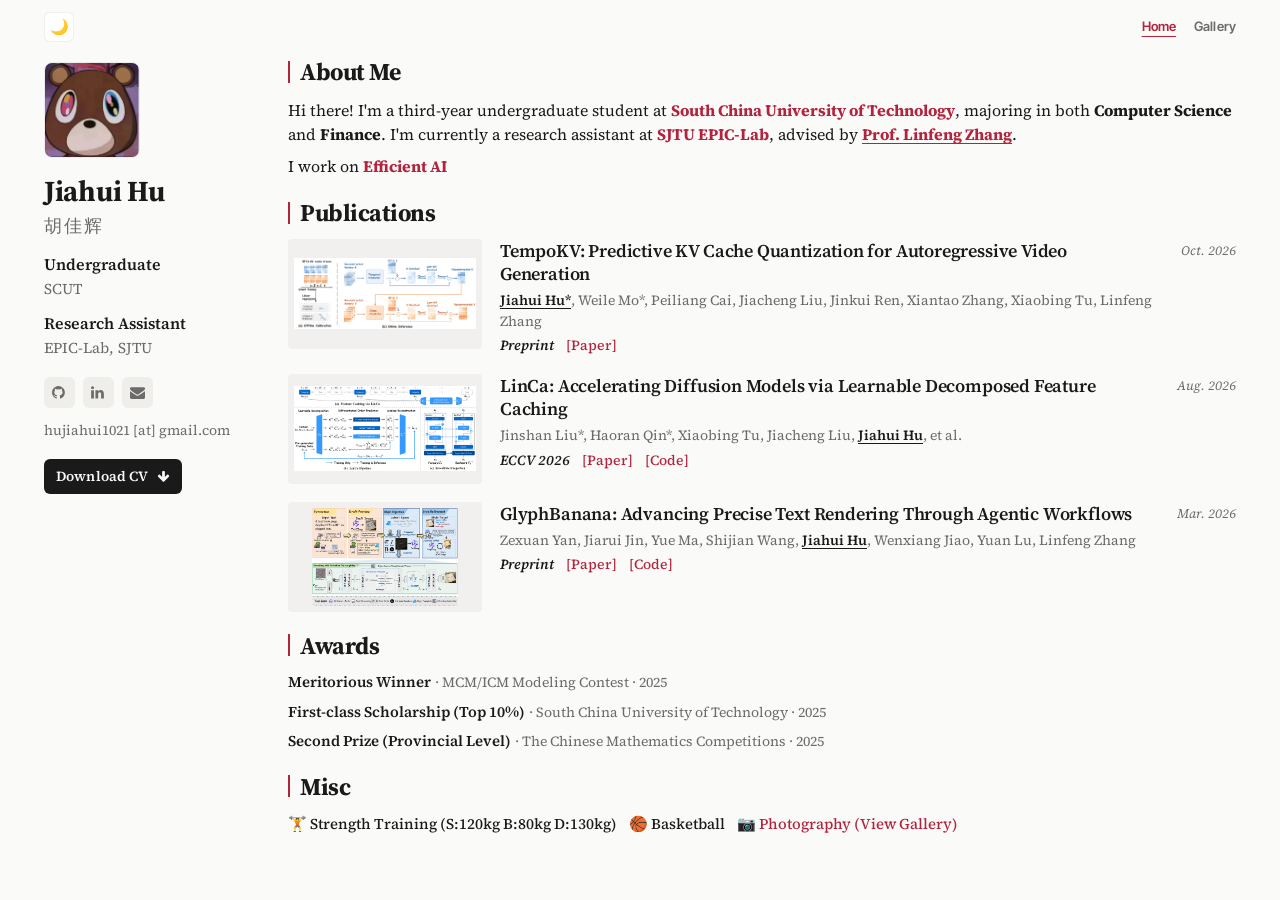
<file: index.html>
<!doctype html>
<html lang="en">
  <head>
    <meta charset="utf-8">
    <meta name="viewport" content="width=device-width, initial-scale=1.0">

    <title>Jiahui Hu — Efficient Generative Models</title>
    <meta name="description" content="Jiahui Hu is an undergraduate at South China University of Technology and a research assistant at EPIC-Lab, SJTU, working on efficient generative models: KV-cache compression, low-bit quantization, and feature caching for image and video generation.">
    <link rel="canonical" href="https://jiahui1021.github.io/">

    <meta property="og:type" content="profile">
    <meta property="og:url" content="https://jiahui1021.github.io/">
    <meta property="og:title" content="Jiahui Hu — Efficient Generative Models">
    <meta property="og:description" content="Undergraduate at SCUT, research assistant at EPIC-Lab, SJTU. KV-cache compression, low-bit quantization, and feature caching for image and video generation.">
    <meta property="og:image" content="https://jiahui1021.github.io/static/images/profile.webp">
    <meta name="twitter:card" content="summary">
    <meta name="twitter:title" content="Jiahui Hu — Efficient Generative Models">
    <meta name="twitter:description" content="Undergraduate at SCUT, research assistant at EPIC-Lab, SJTU. KV-cache compression, low-bit quantization, and feature caching for image and video generation.">
    <meta name="twitter:image" content="https://jiahui1021.github.io/static/images/profile.webp">

    <link rel="preconnect" href="https://fonts.googleapis.com">
    <link rel="preconnect" href="https://fonts.gstatic.com" crossorigin>
    <link href="https://fonts.googleapis.com/css2?family=Inter+Tight:wght@400;500;600;700;800&family=Source+Serif+4:opsz,wght@8..60,400;8..60,500;8..60,600&display=swap" rel="stylesheet">

    <link rel="icon" href="/static/images/favicon.svg" type="image/svg+xml">

    <script>
      // Apply the saved (or system) theme before first paint to avoid a flash.
      (function () {
        try {
          var saved = localStorage.getItem('preferred-theme');
          var dark = saved
            ? saved === 'dark'
            : window.matchMedia('(prefers-color-scheme: dark)').matches;
          if (dark) document.documentElement.setAttribute('data-theme', 'dark');
        } catch (e) {}
      })();
    </script>
    <link rel="stylesheet" href="/static/css/style.css?v=20261014">
    <link rel="stylesheet" href="/static/css/home.css?v=20261019-type">
  </head>

  <body class="home-page">
    <div class="bg-gradient"></div>


    <header class="nav-header animate-in" style="--delay: 0.1s">
      <nav class="nav-links" aria-label="Main navigation">
        <a href="/" class="nav-link active">Home</a>
        <a href="/gallery.html" class="nav-link">Gallery</a>
      </nav>
    </header>

    <button id="theme-toggle" class="spring-btn" aria-label="Toggle colour theme">
      <span class="icon">🌙</span>
    </button>

    <div class="layout-wrapper">

      <aside class="sidebar animate-in" style="--delay: 0.1s">
        <div class="profile-card glass-card">
          <div class="avatar-container">
            <img src="/static/images/profile.webp" alt="Jiahui Hu" class="avatar" width="393" height="392">
            <div class="status-badge" title="Say hi">👋</div>
          </div>

          <h1 class="name">Jiahui Hu<span class="name-cn" lang="zh-Hans">胡佳辉</span></h1>
          <div class="bio">
            <p class="profile-affiliation">
              <span class="profile-role">Undergraduate</span>
              <span class="profile-institution">SCUT</span>
            </p>
            <p class="profile-affiliation">
              <span class="profile-role">Research Assistant</span>
              <span class="profile-institution">EPIC-Lab, SJTU</span>
            </p>
          </div>

          <div class="social-links">
            <a href="https://github.com/jiahui1021" target="_blank" rel="noopener noreferrer" class="social-btn spring-btn" title="GitHub" aria-label="GitHub">
              <svg viewBox="0 0 1792 1792" aria-hidden="true" focusable="false"><g transform="translate(0,1536) scale(1,-1)"><path d="M768 1408q209 0 385.5 -103t279.5 -279.5t103 -385.5q0 -251 -146.5 -451.5t-378.5 -277.5q-27 -5 -40 7t-13 30q0 3 0.5 76.5t0.5 134.5q0 97 -52 142q57 6 102.5 18t94 39t81 66.5t53 105t20.5 150.5q0 119 -79 206q37 91 -8 204q-28 9 -81 -11t-92 -44l-38 -24
q-93 26 -192 26t-192 -26q-16 11 -42.5 27t-83.5 38.5t-85 13.5q-45 -113 -8 -204q-79 -87 -79 -206q0 -85 20.5 -150t52.5 -105t80.5 -67t94 -39t102.5 -18q-39 -36 -49 -103q-21 -10 -45 -15t-57 -5t-65.5 21.5t-55.5 62.5q-19 32 -48.5 52t-49.5 24l-20 3q-21 0 -29 -4.5
t-5 -11.5t9 -14t13 -12l7 -5q22 -10 43.5 -38t31.5 -51l10 -23q13 -38 44 -61.5t67 -30t69.5 -7t55.5 3.5l23 4q0 -38 0.5 -88.5t0.5 -54.5q0 -18 -13 -30t-40 -7q-232 77 -378.5 277.5t-146.5 451.5q0 209 103 385.5t279.5 279.5t385.5 103zM291 305q3 7 -7 12
q-10 3 -13 -2q-3 -7 7 -12q9 -6 13 2zM322 271q7 5 -2 16q-10 9 -16 3q-7 -5 2 -16q10 -10 16 -3zM352 226q9 7 0 19q-8 13 -17 6q-9 -5 0 -18t17 -7zM394 184q8 8 -4 19q-12 12 -20 3q-9 -8 4 -19q12 -12 20 -3zM451 159q3 11 -13 16q-15 4 -19 -7t13 -15q15 -6 19 6z
M514 154q0 13 -17 11q-16 0 -16 -11q0 -13 17 -11q16 0 16 11zM572 164q-2 11 -18 9q-16 -3 -14 -15t18 -8t14 14z"/></g></svg>
            </a>
            <a href="https://www.linkedin.com/in/jiahui-hu-931522375/" target="_blank" rel="noopener noreferrer" class="social-btn spring-btn" title="LinkedIn" aria-label="LinkedIn">
              <svg viewBox="0 0 1792 1792" aria-hidden="true" focusable="false"><g transform="translate(0,1536) scale(1,-1)"><path d="M349 911v-991h-330v991h330zM370 1217q1 -73 -50.5 -122t-135.5 -49h-2q-82 0 -132 49t-50 122q0 74 51.5 122.5t134.5 48.5t133 -48.5t51 -122.5zM1536 488v-568h-329v530q0 105 -40.5 164.5t-126.5 59.5q-63 0 -105.5 -34.5t-63.5 -85.5q-11 -30 -11 -81v-553h-329
q2 399 2 647t-1 296l-1 48h329v-144h-2q20 32 41 56t56.5 52t87 43.5t114.5 15.5q171 0 275 -113.5t104 -332.5z"/></g></svg>
            </a>
            <a href="mailto:hujiahui1021@gmail.com" class="social-btn spring-btn" title="Email" aria-label="Email">
              <svg viewBox="0 0 1792 1792" aria-hidden="true" focusable="false"><g transform="translate(0,1536) scale(1,-1)"><path d="M1792 826v-794q0 -66 -47 -113t-113 -47h-1472q-66 0 -113 47t-47 113v794q44 -49 101 -87q362 -246 497 -345q57 -42 92.5 -65.5t94.5 -48t110 -24.5h1h1q51 0 110 24.5t94.5 48t92.5 65.5q170 123 498 345q57 39 100 87zM1792 1120q0 -79 -49 -151t-122 -123
q-376 -261 -468 -325q-10 -7 -42.5 -30.5t-54 -38t-52 -32.5t-57.5 -27t-50 -9h-1h-1q-23 0 -50 9t-57.5 27t-52 32.5t-54 38t-42.5 30.5q-91 64 -262 182.5t-205 142.5q-62 42 -117 115.5t-55 136.5q0 78 41.5 130t118.5 52h1472q65 0 112.5 -47t47.5 -113z"/></g></svg>
            </a>
            <!-- TODO: restore once you have a Google Scholar profile, with the real ?user= id.
            <a href="https://scholar.google.com/citations?user=XXXXXXXX" target="_blank" rel="noopener noreferrer" class="social-btn spring-btn" title="Google Scholar" aria-label="Google Scholar">
              <svg viewBox="0 0 2304 1792" aria-hidden="true" focusable="false"><g transform="translate(0,1536) scale(1,-1)"><path d="M1774 700l18 -316q4 -69 -82 -128t-235 -93.5t-323 -34.5t-323 34.5t-235 93.5t-82 128l18 316l574 -181q22 -7 48 -7t48 7zM2304 1024q0 -23 -22 -31l-1120 -352q-4 -1 -10 -1t-10 1l-652 206q-43 -34 -71 -111.5t-34 -178.5q63 -36 63 -109q0 -69 -58 -107l58 -433
q2 -14 -8 -25q-9 -11 -24 -11h-192q-15 0 -24 11q-10 11 -8 25l58 433q-58 38 -58 107q0 73 65 111q11 207 98 330l-333 104q-22 8 -22 31t22 31l1120 352q4 1 10 1t10 -1l1120 -352q22 -8 22 -31z"/></g></svg>
            </a>
            -->
          </div>

          <div class="contact-mini">
             <a href="mailto:hujiahui1021@gmail.com" class="email-link">hujiahui1021 [at] gmail.com</a>
          </div>

          <a href="/static/files/Jiahui_Hu_CV.pdf" target="_blank" rel="noopener noreferrer" class="download-btn spring-btn">
            <span>Download CV</span>
            <svg viewBox="0 0 1664 1792" aria-hidden="true" focusable="false"><g transform="translate(0,1536) scale(1,-1)"><path d="M1611 704q0 -53 -37 -90l-651 -652q-39 -37 -91 -37q-53 0 -90 37l-651 652q-38 36 -38 90q0 53 38 91l74 75q39 37 91 37q53 0 90 -37l294 -294v704q0 52 38 90t90 38h128q52 0 90 -38t38 -90v-704l294 294q37 37 90 37q52 0 91 -37l75 -75q37 -39 37 -91z"/></g></svg>
          </a>
        </div>
      </aside>

      <main class="main-content">

        <section id="about" class="content-card glass-card animate-in" style="--delay: 0.2s">
          <h2 class="section-title">About Me</h2>
          <div class="text-content">
            <p>
              Hi there! I'm a third-year undergraduate student at <strong class="highlight">South China University of Technology</strong>, majoring in both <strong>Computer Science</strong> and <strong>Finance</strong>.
              I'm currently a research assistant at <strong class="highlight nowrap">SJTU EPIC-Lab</strong>, advised by <a href="https://zhanglinfeng.tech/" target="_blank" rel="noopener noreferrer"><strong class="highlight">Prof. Linfeng Zhang</strong></a>.
            </p>
            <p>
              I work on <strong class="highlight">Efficient AI</strong>
            </p>
          </div>
        </section>


        <section id="publications" class="content-card glass-card animate-in" style="--delay: 0.3s">
          <h2 class="section-title">Publications</h2>
          <ul class="pub-list">
            <li class="pub-item">
              <a class="pub-thumb" href="https://arxiv.org/abs/2610.15324" target="_blank" rel="noopener noreferrer" tabindex="-1" aria-hidden="true">
              <img src="/static/images/pubs/tempokv.png" alt="Overview of TempoKV: offline predictor calibration and online predictive residual quantization of keys and values" loading="lazy" width="1600" height="625">
              </a>
              <div class="pub-body">
                <h3 class="pub-title"><a href="https://arxiv.org/abs/2610.15324" target="_blank" rel="noopener noreferrer">TempoKV: Predictive KV Cache Quantization for Autoregressive Video Generation</a></h3>
                <p class="pub-authors"><strong>Jiahui Hu*</strong>, Weile Mo*, Peiliang Cai, Jiacheng Liu, Jinkui Ren, Xiantao Zhang, Xiaobing Tu, Linfeng Zhang</p>
                <div class="pub-meta">
                  <span class="pub-venue">Preprint</span>
                  <div class="pub-links">
                    <a href="https://arxiv.org/abs/2610.15324" target="_blank" rel="noopener noreferrer">[Paper]</a>
                  </div>
                </div>
              </div>
              <time class="pub-date" datetime="2026-10">Oct. 2026</time>
            </li>
            <li class="pub-item">
              <a class="pub-thumb" href="https://arxiv.org/abs/2608.17973" target="_blank" rel="noopener noreferrer" tabindex="-1" aria-hidden="true">
              <img src="/static/images/pubs/linca.webp" alt="Overview of the LinCa framework: decompose, predict, reconstruct" loading="lazy" width="1200" height="562">
              </a>
              <div class="pub-body">
                <h3 class="pub-title"><a href="https://arxiv.org/abs/2608.17973" target="_blank" rel="noopener noreferrer">LinCa: Accelerating Diffusion Models via Learnable Decomposed Feature Caching</a></h3>
                <p class="pub-authors">Jinshan Liu*, Haoran Qin*, Xiaobing Tu, Jiacheng Liu, <strong>Jiahui Hu</strong>, et al.</p>
                <div class="pub-meta">
                  <span class="pub-venue">ECCV 2026</span>
                  <div class="pub-links">
                    <a href="https://arxiv.org/abs/2608.17973" target="_blank" rel="noopener noreferrer">[Paper]</a>
                    <a href="https://github.com/QHR69/LinCa" target="_blank" rel="noopener noreferrer">[Code]</a>
                  </div>
                </div>
              </div>
              <time class="pub-date" datetime="2026-08">Aug. 2026</time>
            </li>
            <li class="pub-item">
              <a class="pub-thumb" href="https://arxiv.org/abs/2603.12155" target="_blank" rel="noopener noreferrer" tabindex="-1" aria-hidden="true">
              <img src="/static/images/pubs/glyphbanana.png" alt="Overview of the GlyphBanana workflow: extraction, draft preview, glyph injection, and style refinement" loading="lazy" width="2027" height="1353">
              </a>
              <div class="pub-body">
                <h3 class="pub-title"><a href="https://arxiv.org/abs/2603.12155" target="_blank" rel="noopener noreferrer">GlyphBanana: Advancing Precise Text Rendering Through Agentic Workflows</a></h3>
                <p class="pub-authors">Zexuan Yan, Jiarui Jin, Yue Ma, Shijian Wang, <strong>Jiahui Hu</strong>, Wenxiang Jiao, Yuan Lu, Linfeng Zhang</p>
                <div class="pub-meta">
                  <span class="pub-venue">Preprint</span>
                  <div class="pub-links">
                    <a href="https://arxiv.org/abs/2603.12155" target="_blank" rel="noopener noreferrer">[Paper]</a>
                    <a href="https://github.com/yuriYanZeXuan/GlyphBanana" target="_blank" rel="noopener noreferrer">[Code]</a>
                  </div>
                </div>
              </div>
              <time class="pub-date" datetime="2026-03">Mar. 2026</time>
            </li>
          </ul>
        </section>

        <section id="awards" class="content-card glass-card animate-in" style="--delay: 0.4s">
          <h2 class="section-title">Awards</h2>
          <ul class="awards-list">
            <li class="spring-hover">
              <div class="award-icon">🏆</div>
              <div class="award-details">
                <strong>Meritorious Winner</strong>
                <span class="sub">MCM/ICM Modeling Contest · 2025</span>
              </div>
            </li>
            <li class="spring-hover">
              <div class="award-icon">🥇</div>
              <div class="award-details">
                <strong>First-class Scholarship (Top 10%)</strong>
                <span class="sub">South China University of Technology · 2025</span>
              </div>
            </li>

            <li class="spring-hover">
              <div class="award-icon">🥈</div>
              <div class="award-details">
                <strong>Second Prize (Provincial Level)</strong>
                <span class="sub">The Chinese Mathematics Competitions · 2025</span>
              </div>
            </li>

          </ul>
        </section>

        <section id="misc" class="content-card glass-card animate-in" style="--delay: 0.5s">
          <h2 class="section-title">Misc</h2>
          <div class="hobbies-grid">
            <div class="hobby-tag spring-hover">🏋️ Strength Training (S:120kg B:80kg D:130kg)</div>
            <div class="hobby-tag spring-hover">🏀 Basketball</div>
            <a href="/gallery.html" class="hobby-tag spring-hover hobby-link">📷 Photography (View Gallery)</a>
          </div>
        </section>


      </main>
    </div>

    <script src="/static/js/dark-mode.js?v=20260912"></script>
  </body>
</html>
</file>
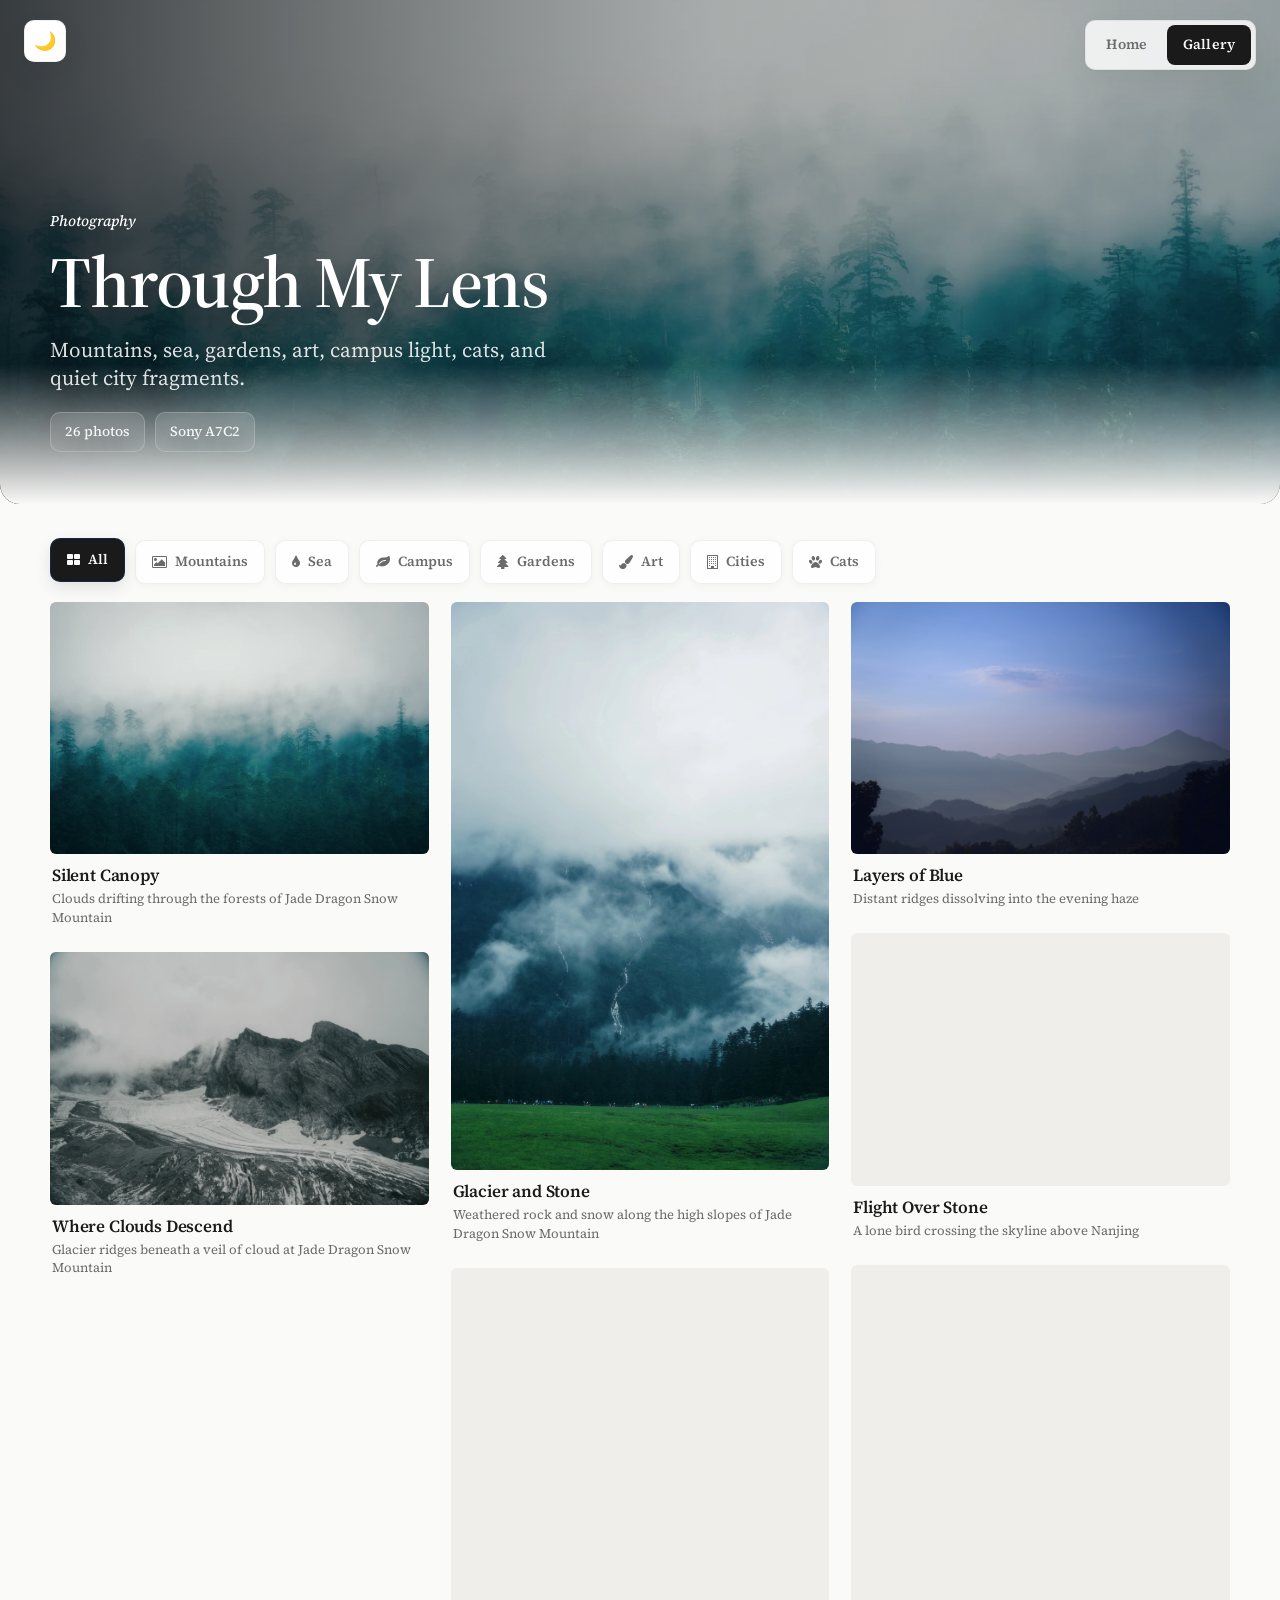
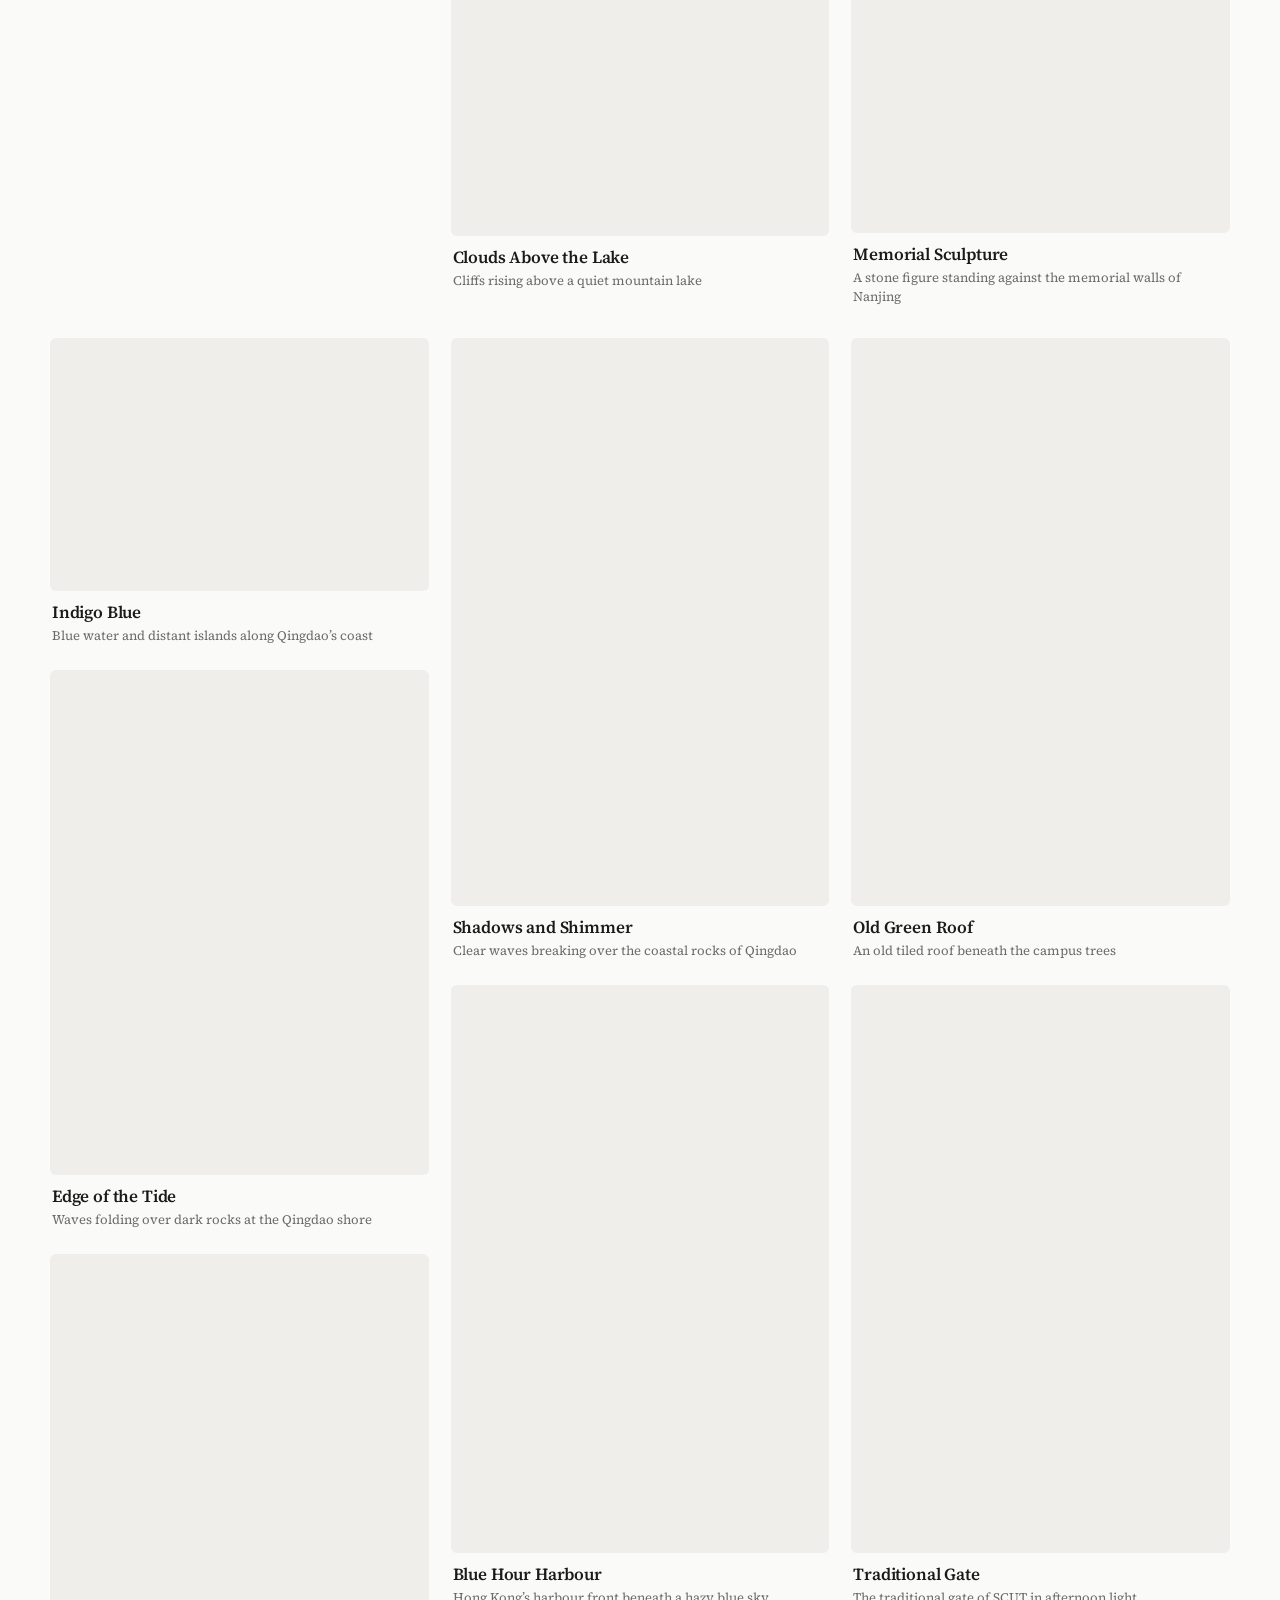
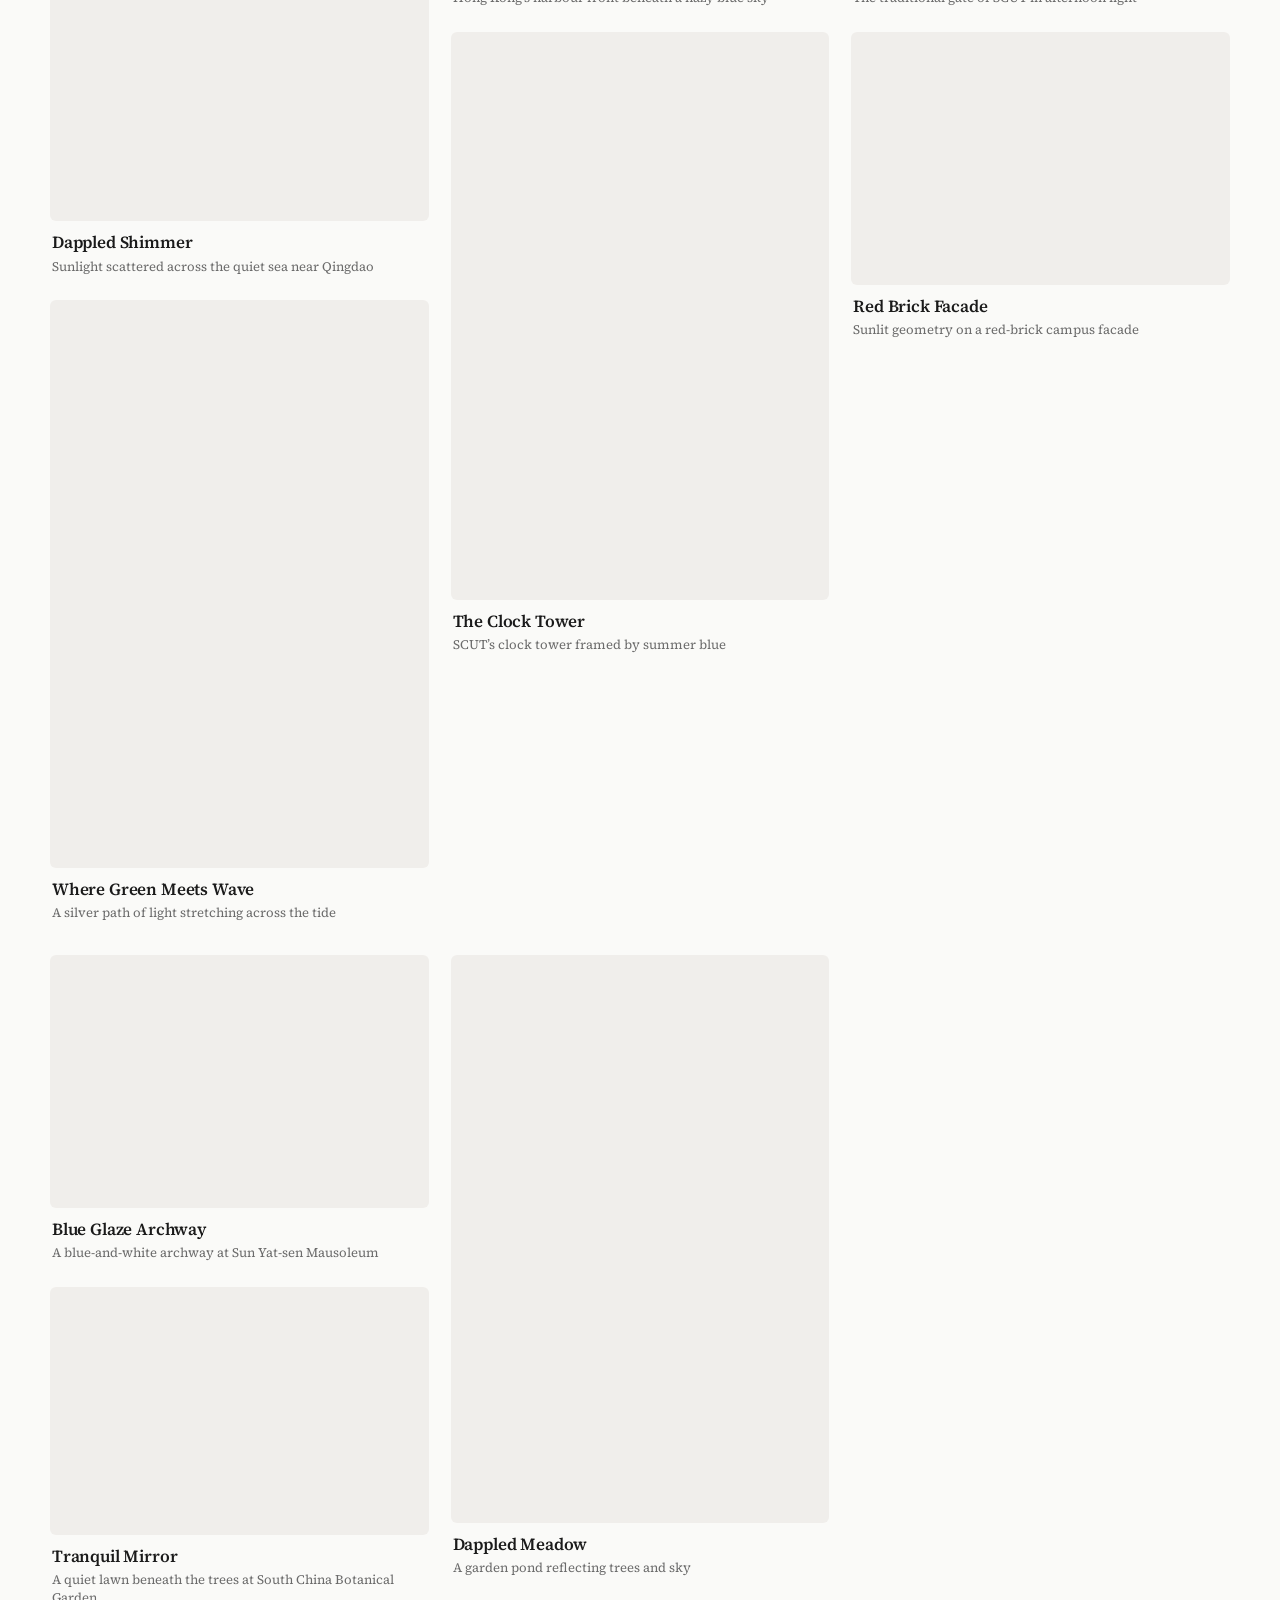
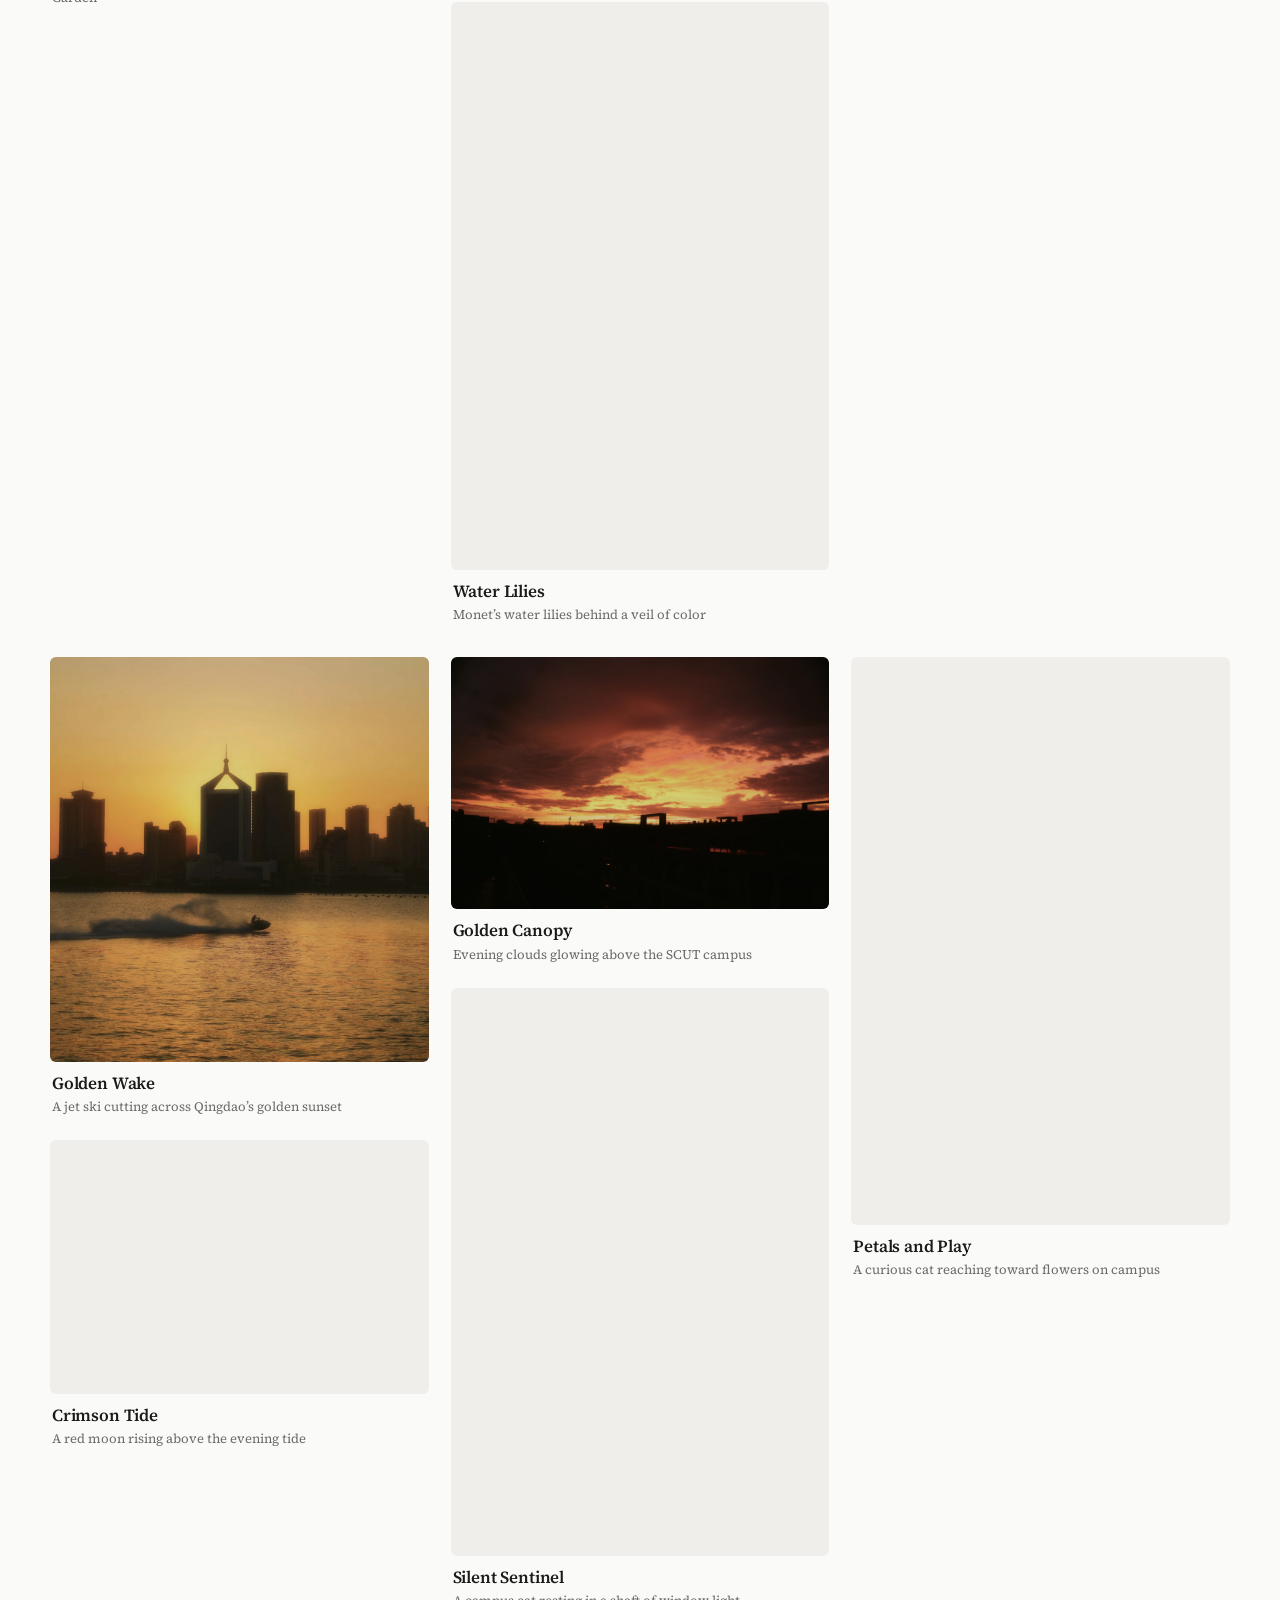
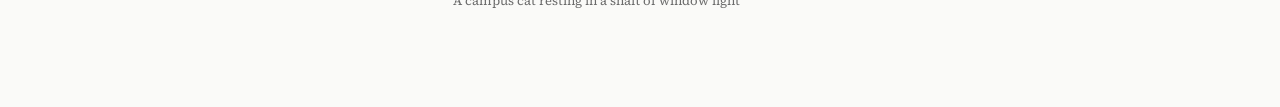
<file: gallery.html>
<!doctype html>
<html lang="en">
  <head>
    <meta charset="utf-8">
    <meta name="viewport" content="width=device-width, initial-scale=1.0">
    <title>Photography | Hu Jiahui</title>
    <meta name="description" content="Photography gallery by Hu Jiahui">

    <link rel="preconnect" href="https://fonts.googleapis.com">
    <link rel="preconnect" href="https://fonts.gstatic.com" crossorigin>
    <link href="https://fonts.googleapis.com/css2?family=Inter+Tight:wght@400;500;600;700;800&family=Source+Serif+4:opsz,wght@8..60,400;8..60,500;8..60,600&display=swap" rel="stylesheet">
    <link rel="stylesheet" href="https://cdn.jsdelivr.net/npm/font-awesome@4.7.0/css/font-awesome.min.css">
    <link rel="icon" href="/static/images/favicon.svg" type="image/svg+xml">
    <script>
      // Apply the saved (or system) theme before first paint to avoid a flash.
      (function () {
        try {
          var saved = localStorage.getItem('preferred-theme');
          var dark = saved
            ? saved === 'dark'
            : window.matchMedia('(prefers-color-scheme: dark)').matches;
          if (dark) document.documentElement.setAttribute('data-theme', 'dark');
        } catch (e) {}
      })();
    </script>
    <link rel="stylesheet" href="/static/css/style.css?v=20261015-gallery-layout">
  </head>

  <body class="gallery-page">
    <button id="theme-toggle" class="spring-btn" aria-label="Toggle colour theme">
      <span class="icon">🌙</span>
    </button>

    <header class="nav-header animate-in" style="--delay: 0.1s">
      <nav class="nav-links" aria-label="Main navigation">
        <a href="/" class="nav-link">Home</a>
        <a href="/gallery.html" class="nav-link active">Gallery</a>
      </nav>
    </header>

    <main class="gallery-shell animate-in" style="--delay: 0.2s">
      <section class="gallery-hero" aria-labelledby="gallery-title">
        <div class="gallery-hero-content">
          <p class="gallery-kicker">Photography</p>
          <h1 id="gallery-title">Through My Lens</h1>
          <p class="gallery-lede">Mountains, sea, gardens, art, campus light, cats, and quiet city fragments.</p>
          <div class="gallery-meta">
            <span id="gallery-count">26 photos</span>
            <span>Sony A7C2</span>
          </div>
        </div>
      </section>

      <section class="gallery-toolbar" aria-label="Gallery filters">
        <button class="filter-chip active" type="button" data-filter="all">
          <i class="fa fa-th-large" aria-hidden="true"></i>
          <span>All</span>
        </button>
        <button class="filter-chip" type="button" data-filter="mountains">
          <i class="fa fa-picture-o" aria-hidden="true"></i>
          <span>Mountains</span>
        </button>
        <button class="filter-chip" type="button" data-filter="sea">
          <i class="fa fa-tint" aria-hidden="true"></i>
          <span>Sea</span>
        </button>
        <button class="filter-chip" type="button" data-filter="campus">
          <i class="fa fa-leaf" aria-hidden="true"></i>
          <span>Campus</span>
        </button>
        <button class="filter-chip" type="button" data-filter="gardens">
          <i class="fa fa-tree" aria-hidden="true"></i>
          <span>Gardens</span>
        </button>
        <button class="filter-chip" type="button" data-filter="art">
          <i class="fa fa-paint-brush" aria-hidden="true"></i>
          <span>Art</span>
        </button>
        <button class="filter-chip" type="button" data-filter="cities">
          <i class="fa fa-building-o" aria-hidden="true"></i>
          <span>Cities</span>
        </button>
        <button class="filter-chip" type="button" data-filter="cats">
          <i class="fa fa-paw" aria-hidden="true"></i>
          <span>Cats</span>
        </button>
      </section>

      <section id="gallery-grid" class="gallery-grid" aria-live="polite"></section>
    </main>

    <div id="gallery-lightbox" class="gallery-lightbox" role="dialog" aria-modal="true" aria-label="Photo viewer" hidden>
      <button class="lightbox-action lightbox-close" type="button" aria-label="Close photo">
        <i class="fa fa-times" aria-hidden="true"></i>
      </button>
      <button class="lightbox-action lightbox-prev" type="button" aria-label="Previous photo">
        <i class="fa fa-angle-left" aria-hidden="true"></i>
      </button>
      <figure class="lightbox-frame">
        <div class="lightbox-image">
          <img id="lightbox-img" alt="">
        </div>
        <figcaption>
          <strong id="lightbox-title"></strong>
          <span id="lightbox-caption"></span>
        </figcaption>
      </figure>
      <button class="lightbox-action lightbox-next" type="button" aria-label="Next photo">
        <i class="fa fa-angle-right" aria-hidden="true"></i>
      </button>
    </div>

    <script src="/static/js/dark-mode.js?v=20260912"></script>
    <script src="/static/js/gallery.js?v=20261015-layout"></script>
  </body>
</html>
</file>
<file: static/css/style.css>
/* =========================================
   1. Variables & Reset & Font (全局通用)
   ========================================= */

/* 1. 定义康熙字典体 */
@font-face {
  font-family: 'KangXi';
  src: url('../fonts/KangXi.otf') format('opentype'); 
  font-display: swap; 
}

:root {
  --font-main: 'Inter Tight', "Helvetica Neue", Arial, sans-serif;
  --font-display: 'Inter Tight', "Helvetica Neue", Arial, sans-serif;
  --font-serif: 'Source Serif 4', Georgia, "Times New Roman", serif;

  /* 调色板 — 学术冷暖灰 */
  --bg-color: #fafaf8;
  --surface-color: #ffffff;
  --surface-muted: #f0eeeb;
  --text-primary: #1a1a1a;
  --text-secondary: #6b6b6b;
  --accent: #1e40af;
  --accent-hover: #1a3590;
  --accent-subtle: rgba(30, 64, 175, 0.06);

  /* 卡片设计 — 纯色底 + 双层阴影 */
  --card-bg: #ffffff;
  --card-border: 1px solid rgba(0, 0, 0, 0.06);
  --card-radius: 12px;
  --card-shadow:
    0 1px 3px rgba(0, 0, 0, 0.04),
    0 12px 32px rgba(0, 0, 0, 0.06);
  --card-shadow-hover:
    0 2px 6px rgba(0, 0, 0, 0.06),
    0 20px 48px rgba(0, 0, 0, 0.10);

  /* 物理弹性动画曲线 */
  --spring-easing: cubic-bezier(0.34, 1.56, 0.64, 1);
  --spring-duration: 0.4s;

  --font-art: 'KangXi', "Songti SC", serif;
}

/* 暗色模式适配 */
[data-theme="dark"] {
  --bg-color: #0f0f0f;
  --surface-color: #1a1a1a;
  --surface-muted: #242424;
  --text-primary: #ececec;
  --text-secondary: #999999;
  --accent: #60a5fa;
  --accent-hover: #93c5fd;
  --accent-subtle: rgba(96, 165, 250, 0.08);
  --card-bg: #1a1a1a;
  --card-border: 1px solid rgba(255, 255, 255, 0.08);
  --card-shadow:
    0 1px 3px rgba(0, 0, 0, 0.12),
    0 12px 32px rgba(0, 0, 0, 0.3);
  --card-shadow-hover:
    0 2px 6px rgba(0, 0, 0, 0.16),
    0 20px 48px rgba(0, 0, 0, 0.4);
}

* { box-sizing: border-box; margin: 0; padding: 0; }

body {
  font-family: var(--font-main);
  background: var(--bg-color);
  color: var(--text-primary);
  line-height: 1.7;
  overflow-x: hidden;
  transition: background-color 0.4s ease, color 0.4s ease;
}

a { text-decoration: none; color: inherit; transition: color 0.2s; }
ul { list-style: none; }

/* 背景光斑 */
.bg-gradient {
  display: none;
}

/* =========================================
   2. Layout (布局核心)
   ========================================= */

/* [首页默认布局] Grid 布局，侧边栏+内容 */
.layout-wrapper {
  max-width: 1320px;
  margin: 0 auto;
  padding: 56px 32px 80px;
  display: grid;
  grid-template-columns: 320px 1fr;
  gap: 48px;
  align-items: start;
}

/* [画廊页特殊布局] 只有当 body 有 gallery-page 类时生效 */
body.gallery-page .layout-wrapper {
  max-width: 100%;
  padding: 20px;
  display: flex; /* 改为 Flex */
  flex-direction: column;
  height: 100vh;
  overflow: hidden; /* 锁住滚动条 */
  grid-template-columns: none; /* 取消 Grid */
}

/* 移动端适配 */
@media (max-width: 850px) {
  .nav-header {
    width: calc(100% - 40px);
    padding-top: 16px;
  }

  .layout-wrapper {
    grid-template-columns: 1fr;
    gap: 24px;
    padding: 24px 20px 56px;
    margin-top: 24px;
  }

  .sidebar {
    position: static;
  }

  .section-title {
    font-size: 22px;
  }
}

/* =========================================
   3. Navigation (导航栏)
   ========================================= */
.nav-header {
  display: flex;
  justify-content: flex-end;
  width: min(1180px, calc(100% - 48px));
  padding: 22px 0 0;
  margin: 0 auto;
  position: relative;
  z-index: 50;
}

/* [画廊页] 导航栏改为绝对定位，悬浮在右上角 */
body.gallery-page .nav-header {
  position: absolute;
  top: 20px; right: 40px;
  margin-bottom: 0;
  padding: 0;
}

.nav-links {
  display: flex;
  gap: 4px;
  background: rgba(255, 255, 255, 0.82);
  padding: 4px;
  border-radius: 10px;
  border: var(--card-border);
  backdrop-filter: blur(16px);
  -webkit-backdrop-filter: blur(16px);
  box-shadow: var(--card-shadow);
}

[data-theme="dark"] .nav-links {
  background: rgba(26, 26, 26, 0.82);
}

.nav-link {
  min-height: 38px;
  display: inline-flex;
  align-items: center;
  padding: 8px 16px;
  border-radius: 8px;
  font-weight: 600;
  font-size: 14px;
  color: var(--text-secondary);
  transition: all 0.2s ease;
  letter-spacing: 0.01em;
}

.nav-link:hover, .nav-link.active {
  background: var(--text-primary);
  color: var(--bg-color);
}


#theme-toggle {
  position: fixed;
  top: 22px;
  left: 22px;
  z-index: 100;
  width: 42px; height: 42px;
  border-radius: 10px;
  background: var(--card-bg);
  border: var(--card-border);
  cursor: pointer;
  display: flex; align-items: center; justify-content: center;
  font-size: 18px;
  box-shadow: var(--card-shadow);
  transition: transform 0.2s ease, box-shadow 0.2s ease;
}

#theme-toggle:hover {
  transform: scale(1.08);
  box-shadow: var(--card-shadow-hover);
}

/* [画廊页] 样式可以简化 */
body.gallery-page #theme-toggle {
  position: absolute;
  top: 20px; 
  left: 20px;
  right: auto;
}
/* =========================================
   4. Components (卡片与侧边栏)
   ========================================= */
.glass-card {
  background: var(--card-bg);
  border: var(--card-border);
  border-radius: var(--card-radius);
  box-shadow: var(--card-shadow);
  padding: 40px 36px;
  transition: transform 0.3s ease,
              box-shadow 0.3s ease;
}

.glass-card:hover {
  box-shadow: var(--card-shadow-hover);
}

.content-card { margin-bottom: 28px; }
.main-content { min-width: 0; }

/* Sidebar Profile */
.sidebar { position: sticky; top: 40px; }
.profile-card { text-align: left; padding: 40px 32px; }
.avatar-container { position: relative; width: 120px; height: 120px; margin: 0 0 28px; }
.avatar { width: 100%; height: 100%; border-radius: 12px; object-fit: cover; border: 1px solid rgba(0, 0, 0, 0.06); box-shadow: 0 8px 24px rgba(0,0,0,0.08); }
.status-badge { position: absolute; bottom: -8px; right: -8px; background: var(--surface-color); width: 34px; height: 34px; border: var(--card-border); border-radius: 10px; display: flex; align-items: center; justify-content: center; font-size: 18px; box-shadow: var(--card-shadow); animation: wave 2s infinite; }
.name { font-family: var(--font-display); font-size: 26px; line-height: 1.1; font-weight: 800; margin-bottom: 8px; letter-spacing: -0.01em; }
.bio { color: var(--text-secondary); font-size: 14px; margin-bottom: 32px; letter-spacing: 0.01em; }
.social-links { display: flex; justify-content: center; gap: 10px; margin-bottom: 24px; }
.profile-card .social-links { justify-content: flex-start; }
.social-btn { width: 40px; height: 40px; border-radius: 10px; background: var(--surface-muted); display: flex; align-items: center; justify-content: center; color: var(--text-secondary); font-size: 16px; border: 1px solid transparent; transition: all 0.2s ease; }
.social-btn:hover { color: var(--accent); background: var(--accent-subtle); border-color: rgba(30, 64, 175, 0.12); transform: translateY(-2px); }
.social-btn svg { width: 17px; height: 17px; fill: currentColor; display: block; }
.download-btn svg { width: 13px; height: 13px; fill: currentColor; display: block; }
[data-theme="dark"] .social-btn { background: rgba(255, 255, 255, 0.06); }
[data-theme="dark"] .social-btn:hover { color: var(--accent); background: rgba(96, 165, 250, 0.1); border-color: rgba(96, 165, 250, 0.2); }
.contact-mini { font-size: 13px; color: var(--text-secondary); margin-bottom: 28px; }
.download-btn { display: inline-flex; align-items: center; gap: 8px; background: var(--text-primary); color: var(--bg-color); padding: 12px 20px; border-radius: 10px; font-weight: 700; font-size: 14px; transition: all 0.2s ease; letter-spacing: 0.01em; }
.download-btn:hover { transform: translateY(-2px); box-shadow: 0 8px 20px rgba(0,0,0,0.12); }

/* =========================================
   5. Home Content (首页内容样式)
   ========================================= */
.section-title { font-family: var(--font-display); font-size: 20px; line-height: 1.15; font-weight: 800; margin-bottom: 18px; display: flex; align-items: center; gap: 12px; letter-spacing: -0.01em; }
.section-title::before { content: ''; display: block; width: 3px; height: 20px; background: var(--accent); border-radius: 2px; }
.highlight { color: var(--accent); }
/* 正文：撑满卡片宽度，段落内不出现孤字/孤行 */
.text-content p { margin-bottom: 0.9em; color: var(--text-primary); font-family: var(--font-serif); font-size: 18px; line-height: 1.7; text-wrap: pretty; }
.text-content p:last-child { margin-bottom: 0; }
/* 只有真正的链接带下划线，和纯高亮的蓝色强调区分开 */
.text-content a { text-decoration: underline; text-decoration-thickness: 1px; text-underline-offset: 3px; text-decoration-color: rgba(30, 64, 175, 0.3); transition: text-decoration-color 0.2s ease; }
.text-content a:hover { text-decoration-color: var(--accent); }
[data-theme="dark"] .text-content a { text-decoration-color: rgba(96, 165, 250, 0.35); }
.news-box { background: var(--surface-muted); border-radius: 10px; padding: 20px; margin-top: 24px; border: 1px solid rgba(0, 0, 0, 0.03); }
.news-header { font-size: 12px; font-weight: 700; text-transform: uppercase; color: var(--accent); margin-bottom: 12px; letter-spacing: 0.03em; }
.news-list li { display: flex; gap: 12px; font-size: 14px; margin-bottom: 8px; }
.news-list .date { font-family: monospace; color: var(--text-secondary); min-width: 80px; }
.section-header { display: flex; justify-content: space-between; align-items: center; margin-bottom: 20px; }
.view-all { font-size: 14px; color: var(--accent); font-weight: 600; transition: color 0.2s ease; }
.view-all:hover { color: var(--accent-hover); }

/* Projects Grid */
.project-grid { display: grid; grid-template-columns: repeat(auto-fit, minmax(240px, 1fr)); gap: 16px; }
.project-item { background: var(--surface-muted); padding: 20px; border-radius: 10px; border: 1px solid rgba(0, 0, 0, 0.04); transition: all 0.3s ease; }
.project-item:hover { transform: translateY(-4px); border-color: var(--accent); box-shadow: 0 8px 20px rgba(0,0,0,0.06); }
.project-icon { font-size: 24px; margin-bottom: 12px; }
.project-item h3 { font-size: 16px; font-weight: 600; margin-bottom: 6px; }
.project-item p { font-size: 13px; color: var(--text-secondary); margin-bottom: 12px; line-height: 1.5; }
.tags span { display: inline-block; font-size: 11px; background: rgba(0,0,0,0.04); padding: 4px 8px; border-radius: 6px; margin-right: 4px; color: var(--text-secondary); }
[data-theme="dark"] .tags span { background: rgba(255,255,255,0.08); }

/* Awards */
.awards-list li { display: flex; gap: 16px; align-items: center; padding: 20px; border-radius: 10px; background: var(--surface-muted); margin-bottom: 14px; border: 1px solid rgba(0, 0, 0, 0.04); transition: transform 0.25s ease, border-color 0.25s ease, box-shadow 0.25s ease; }
.awards-list li:hover { transform: translateY(-2px); border-color: rgba(30, 64, 175, 0.15); box-shadow: 0 6px 16px rgba(0,0,0,0.06); }
[data-theme="dark"] .awards-list li:hover { border-color: rgba(96, 165, 250, 0.2); }
.award-icon { font-size: 24px; }
.award-details { display: flex; flex-direction: column; gap: 2px; }
.award-details strong { font-size: 15px; line-height: 1.3; }
.award-details .sub { font-size: 13px; color: var(--text-secondary); }

/* Hobbies */
.hobbies-grid { display: flex; flex-wrap: wrap; gap: 10px; }
.hobby-tag { background: var(--surface-muted); padding: 10px 16px; border-radius: 10px; font-size: 13px; font-weight: 600; transition: all 0.25s ease; cursor: default; border: 1px solid rgba(0, 0, 0, 0.04); }
.hobby-tag:hover { transform: translateY(-2px); background: var(--text-primary); color: var(--bg-color); box-shadow: 0 6px 16px rgba(0,0,0,0.08); }
.hobby-link { cursor: pointer; }
.nowrap { white-space: nowrap; }

/* Publications */
.pub-list { display: flex; flex-direction: column; gap: 14px; }
.pub-item { display: flex; gap: 18px; align-items: flex-start; padding: 18px; border-radius: 10px; background: var(--surface-muted); border: 1px solid rgba(0, 0, 0, 0.04); transition: transform 0.25s ease, border-color 0.25s ease, box-shadow 0.25s ease; }
.pub-item:hover { transform: translateY(-2px); border-color: rgba(30, 64, 175, 0.15); box-shadow: 0 6px 16px rgba(0,0,0,0.06); }
[data-theme="dark"] .pub-item:hover { border-color: rgba(96, 165, 250, 0.2); }
.pub-thumb { flex: 0 0 300px; display: block; overflow: hidden; border-radius: 8px; padding: 8px; background: #ffffff; border: 1px solid rgba(0, 0, 0, 0.06); }
.pub-thumb img { width: 100%; height: auto; display: block; transition: transform 0.35s ease; }
.pub-item:hover .pub-thumb img { transform: scale(1.03); }
[data-theme="dark"] .pub-thumb { border-color: rgba(255, 255, 255, 0.10); }
.pub-body { display: flex; flex-direction: column; gap: 6px; min-width: 0; }
.pub-item-compact { display: grid; grid-template-columns: 280px minmax(0, 1fr); gap: 12px 18px; align-items: center; }
.pub-item-compact > .pub-note,
.pub-item-compact > .pub-links { grid-column: 1 / -1; }
.pub-item-compact > .pub-links { margin-top: 0; }
.pub-venue { align-self: flex-start; font-family: var(--font-display); font-size: 11px; font-weight: 800; letter-spacing: 0.04em; text-transform: uppercase; color: var(--accent); background: var(--accent-subtle); padding: 3px 8px; border-radius: 5px; }
.pub-title { font-size: 15px; font-weight: 700; line-height: 1.35; }
.pub-title a { border-bottom: 1px solid transparent; transition: color 0.2s ease, border-color 0.2s ease; }
.pub-title a:hover { color: var(--accent); border-bottom-color: var(--accent); }
.pub-authors { font-size: 13px; color: var(--text-secondary); }
.pub-authors strong { color: var(--text-primary); font-weight: 700; }
.pub-note { font-size: 13px; line-height: 1.6; color: var(--text-secondary); }
.pub-links { display: flex; flex-wrap: wrap; gap: 8px; margin-top: 4px; }
.pub-links a { font-size: 12px; font-weight: 700; letter-spacing: 0.02em; padding: 4px 10px; border-radius: 6px; background: var(--surface-color); border: 1px solid rgba(0, 0, 0, 0.06); color: var(--text-secondary); transition: all 0.2s ease; }
.pub-links a:hover { color: var(--accent); border-color: rgba(30, 64, 175, 0.2); background: var(--accent-subtle); }
[data-theme="dark"] .pub-links a { background: rgba(255, 255, 255, 0.05); border-color: rgba(255, 255, 255, 0.08); }
[data-theme="dark"] .pub-links a:hover { color: var(--accent); border-color: rgba(96, 165, 250, 0.25); background: rgba(96, 165, 250, 0.1); }

@media (max-width: 900px) {
  .pub-item { flex-direction: column; }
  .pub-item-compact { grid-template-columns: minmax(0, 1fr); }
  .pub-thumb { flex: 0 0 auto; width: 100%; }
}

/* =========================================
   6. Gallery Styles
   ========================================= */
body.gallery-page {
  --font-main: var(--font-serif);
  --font-display: var(--font-serif);
  min-height: 100vh;
  background: var(--bg-color);
}

[data-theme="dark"] body.gallery-page {
  background: #0a0a0a;
}

body.gallery-page.lightbox-open {
  overflow: hidden;
}

body.gallery-page .nav-header {
  position: absolute;
  top: 20px;
  right: 24px;
  margin-bottom: 0;
  padding: 0;
  z-index: 80;
}

body.gallery-page #theme-toggle {
  position: absolute;
  top: 20px;
  left: 24px;
  z-index: 90;
}

.gallery-shell {
  width: 100%;
  padding-bottom: 72px;
}

.gallery-hero {
  min-height: 56vh;
  display: flex;
  align-items: flex-end;
  position: relative;
  isolation: isolate;
  padding: 140px max(28px, calc((100vw - 1180px) / 2)) 52px;
  margin-bottom: 36px;
  overflow: hidden;
  border-radius: 0 0 20px 20px;
}

.gallery-hero::before {
  content: "";
  position: absolute;
  inset: 0;
  z-index: -2;
  background-image:
    linear-gradient(90deg, rgba(7, 10, 14, 0.72), rgba(7, 10, 14, 0.24) 56%, rgba(7, 10, 14, 0.12)),
    url('/static/images/gallery/optimized/MtYL3.webp');
  background-size: cover;
  background-position: center;
}

.gallery-hero::after {
  content: "";
  position: absolute;
  inset: auto 0 0;
  height: 140px;
  z-index: -1;
  background: linear-gradient(180deg, rgba(250, 250, 248, 0), rgba(250, 250, 248, 1));
}

[data-theme="dark"] .gallery-hero::after {
  background: linear-gradient(180deg, rgba(10, 10, 10, 0), rgba(10, 10, 10, 1));
}

.gallery-hero-content {
  width: min(620px, 100%);
  color: #fff;
  text-shadow: 0 12px 28px rgba(0, 0, 0, 0.32);
}

.gallery-kicker {
  margin-bottom: 10px;
  font-size: 15px;
  font-weight: 500;
  font-style: italic;
  letter-spacing: 0;
}

.gallery-hero h1 {
  margin-bottom: 16px;
  font-family: var(--font-display);
  font-size: 72px;
  font-weight: 600;
  line-height: 1.05;
  letter-spacing: -0.02em;
  color: #fff;
}

.gallery-lede {
  max-width: 520px;
  margin-bottom: 20px;
  font-family: var(--font-serif);
  font-size: 21px;
  line-height: 1.35;
  color: rgba(255, 255, 255, 0.86);
}

.gallery-meta {
  display: flex;
  flex-wrap: wrap;
  gap: 10px;
}

.gallery-meta span {
  display: inline-flex;
  align-items: center;
  min-height: 34px;
  padding: 7px 14px;
  border: 1px solid rgba(255, 255, 255, 0.2);
  border-radius: 10px;
  background: rgba(255, 255, 255, 0.1);
  color: rgba(255, 255, 255, 0.92);
  backdrop-filter: blur(16px);
  -webkit-backdrop-filter: blur(16px);
  font-size: 14px;
  font-weight: 500;
}

.gallery-toolbar,
.gallery-grid {
  width: min(1180px, calc(100% - 40px));
  margin-inline: auto;
}

.gallery-toolbar {
  display: flex;
  flex-wrap: wrap;
  gap: 10px;
  margin-bottom: 18px;
}

.filter-chip {
  display: inline-flex;
  align-items: center;
  justify-content: center;
  gap: 8px;
  min-height: 40px;
  padding: 9px 16px;
  border: 1px solid rgba(0, 0, 0, 0.06);
  border-radius: 10px;
  background: rgba(255, 255, 255, 0.8);
  color: var(--text-secondary);
  box-shadow: 0 2px 8px rgba(0, 0, 0, 0.04);
  cursor: pointer;
  font: inherit;
  font-weight: 600;
  font-size: 14px;
  transition: all 0.25s ease;
}

.filter-chip:hover,
.filter-chip.active {
  transform: translateY(-2px);
  border-color: rgba(30, 64, 175, 0.3);
  background: var(--text-primary);
  color: var(--bg-color);
  box-shadow: 0 6px 16px rgba(0, 0, 0, 0.1);
}

[data-theme="dark"] .filter-chip {
  border-color: rgba(255, 255, 255, 0.08);
  background: rgba(255, 255, 255, 0.06);
  box-shadow: 0 2px 8px rgba(0, 0, 0, 0.2);
}

[data-theme="dark"] .filter-chip:hover,
[data-theme="dark"] .filter-chip.active {
  background: #ececec;
  color: #0f0f0f;
}

.gallery-grid {
  display: flex;
  flex-direction: column;
  gap: 8px;
}

.gallery-color-group {
  display: block;
  column-count: 3;
  column-gap: 22px;
}

.gallery-item {
  position: relative;
  display: inline-block;
  vertical-align: top;
  break-inside: avoid;
  width: 100%;
  min-height: 0;
  margin: 0 0 24px;
  padding: 0;
  border: 0;
  border-radius: 0;
  background: transparent;
  color: var(--text-primary);
  font-family: var(--font-serif);
  cursor: zoom-in;
  opacity: 0;
  transition: opacity 0.4s ease;
}

.gallery-item:focus-visible {
  outline: 2px solid var(--accent);
  outline-offset: 5px;
  border-radius: 6px;
}

.gallery-item img {
  width: 100%;
  height: auto;
  display: block;
  border-radius: 6px;
  background: var(--surface-muted);
  opacity: 0;
  transition: opacity 0.4s ease, filter 0.3s ease;
}

.gallery-image {
  position: relative;
  display: block;
  width: 100%;
  aspect-ratio: var(--photo-ratio);
  overflow: hidden;
  border-radius: 6px;
  background: var(--surface-muted);
}

.gallery-image img {
  height: 100%;
  object-fit: contain;
  border-radius: 0;
}

.gallery-image.is-rotated img,
.lightbox-image.is-rotated img {
  position: absolute;
  left: 50%;
  top: 50%;
  width: calc(100% * var(--source-ratio));
  height: calc(100% / var(--source-ratio));
  transform: translate(-50%, -50%) rotate(-90deg);
}

.gallery-item:hover img,
.gallery-item:focus-visible img {
  filter: brightness(1.04);
}

.gallery-item-info {
  display: flex;
  flex-direction: column;
  gap: 4px;
  padding: 10px 2px 0;
  text-align: left;
}

.gallery-item-info strong {
  font-family: var(--font-display);
  color: var(--text-primary);
  font-size: 17px;
  font-weight: 600;
  line-height: 1.3;
  letter-spacing: -0.01em;
}

.gallery-item-info span {
  color: var(--text-secondary);
  font-size: 13px;
  line-height: 1.45;
}

.gallery-lightbox {
  position: fixed;
  inset: 0;
  z-index: 2000;
  display: grid;
  grid-template-columns: 72px 1fr 72px;
  align-items: center;
  gap: 16px;
  padding: 72px 28px 32px;
  background: rgba(0, 0, 0, 0.92);
  backdrop-filter: blur(24px);
  -webkit-backdrop-filter: blur(24px);
}

.gallery-lightbox[hidden] {
  display: none;
}

.lightbox-frame {
  min-width: 0;
  width: 100%;
  max-width: min(1080px, 100%);
  margin: 0 auto;
  color: #fff;
  text-align: center;
}

.lightbox-image {
  position: relative;
  width: min(100%, calc((100vh - 190px) * var(--photo-ratio)));
  aspect-ratio: var(--photo-ratio);
  margin: 0 auto 20px;
  overflow: hidden;
  border-radius: 12px;
  box-shadow: 0 32px 80px rgba(0, 0, 0, 0.5);
  transition: transform 0.3s ease;
}

.lightbox-frame img {
  display: block;
  width: 100%;
  height: 100%;
  object-fit: contain;
  margin: 0;
  transition: opacity 0.3s ease;
}

.lightbox-frame figcaption {
  display: flex;
  flex-direction: column;
  gap: 4px;
}

.lightbox-frame strong {
  color: #fff;
  font-size: 19px;
  font-weight: 600;
  letter-spacing: -0.01em;
}

.lightbox-frame span {
  color: rgba(255, 255, 255, 0.6);
  font-size: 14px;
}

.lightbox-action {
  width: 48px;
  height: 48px;
  border: 1px solid rgba(255, 255, 255, 0.12);
  border-radius: 12px;
  background: rgba(255, 255, 255, 0.08);
  color: #fff;
  cursor: pointer;
  font-size: 20px;
  transition: all 0.2s ease;
}

.lightbox-action:hover,
.lightbox-action:focus-visible {
  transform: scale(1.06);
  background: rgba(255, 255, 255, 0.14);
  border-color: rgba(255, 255, 255, 0.2);
  outline: none;
}

.lightbox-close {
  position: fixed;
  top: 22px;
  right: 28px;
}

@media (max-width: 980px) {
  .gallery-hero {
    min-height: 48vh;
    padding-top: 112px;
  }

  .gallery-hero h1 {
    font-size: 58px;
  }

  .gallery-color-group {
    column-count: 2;
  }
}

@media (max-width: 768px) {
  body.gallery-page .nav-header {
    top: 16px;
    right: 16px;
  }

  body.gallery-page #theme-toggle {
    top: 16px;
    left: 16px;
  }

  .nav-links {
    gap: 12px;
    padding: 4px;
  }

  .gallery-hero {
    min-height: 46vh;
    padding: 104px 20px 34px;
    margin-bottom: 22px;
    border-radius: 0 0 14px 14px;
  }

  .gallery-hero::before {
    background-position: center;
  }

  .gallery-hero h1 {
    font-size: 44px;
  }

  .gallery-lede {
    font-size: 17px;
  }

  .gallery-toolbar,
  .gallery-grid {
    width: calc(100% - 32px);
  }

  .gallery-toolbar {
    overflow-x: auto;
    flex-wrap: nowrap;
    padding-bottom: 6px;
    scrollbar-width: none;
  }

  .gallery-toolbar::-webkit-scrollbar {
    display: none;
  }

  .filter-chip {
    flex: 0 0 auto;
    min-height: 38px;
    padding: 8px 13px;
    font-size: 13px;
  }

  .gallery-color-group {
    column-gap: 16px;
  }

  .gallery-item {
    margin-bottom: 20px;
  }

  .gallery-lightbox {
    grid-template-columns: 48px 1fr 48px;
    gap: 6px;
    padding: 70px 12px 22px;
  }

  .lightbox-action {
    width: 42px;
    height: 42px;
    font-size: 20px;
  }
}

@media (max-width: 600px) {
  .gallery-color-group {
    column-count: 1;
  }
}

@keyframes wave {
  0%, 100% { transform: rotate(0deg); }
  25% { transform: rotate(10deg); }
  75% { transform: rotate(-8deg); }
}

/* 入场动画 */
.animate-in {
  opacity: 0;
  transform: translateY(16px);
  animation: fadeSlideIn 0.6s ease forwards;
  animation-delay: var(--delay, 0s);
}

@keyframes fadeSlideIn {
  to {
    opacity: 1;
    transform: translateY(0);
  }
}

/* 专门的康熙字体类 */
.font-kangxi {
  font-family: var(--font-art);
  font-weight: normal;
}

/* =========================================
   Reduced motion
   ========================================= */
@media (prefers-reduced-motion: reduce) {
  *, *::before, *::after {
    animation-duration: 0.01ms !important;
    animation-iteration-count: 1 !important;
    transition-duration: 0.01ms !important;
    scroll-behavior: auto !important;
  }
}
</file>
<file: static/css/home.css>
/* Compact academic homepage. Shared Gallery styles remain in style.css. */
.home-page {
  --accent: #b4233d;
  --accent-hover: #89172b;
  --accent-subtle: rgba(180, 35, 61, 0.06);
  line-height: 1.5;
}
[data-theme="dark"] .home-page {
  --accent: #f28ca1;
  --accent-hover: #ffb2c1;
  --accent-subtle: rgba(242, 140, 161, 0.08);
}
.home-page .nav-header { width: min(1192px, calc(100% - 48px)); padding-top: 12px; }
.home-page .nav-links { background: none; border: 0; box-shadow: none; backdrop-filter: none; padding: 0; gap: 18px; }
.home-page .nav-link { min-height: 30px; padding: 3px 0; border-radius: 0; font-size: 13px; }
.home-page .nav-link:hover,
.home-page .nav-link.active { background: none; color: var(--accent); }
.home-page .nav-link.active { text-decoration: underline; text-underline-offset: 5px; }
.home-page #theme-toggle { position: absolute; top: 12px; left: max(24px, calc((100vw - 1192px) / 2)); width: 30px; height: 30px; font-size: 15px; border-radius: 6px; box-shadow: none; }
.home-page .layout-wrapper { max-width: 1240px; padding: 16px 24px 8px; margin-top: 0; grid-template-columns: 208px minmax(0, 1fr); gap: 36px; }
.home-page .glass-card { padding: 0; border: 0; border-radius: 0; background: none; box-shadow: none; }
.home-page .glass-card:hover { box-shadow: none; }
.home-page .sidebar { position: sticky; top: 24px; }
.home-page .profile-card { padding-top: 4px; }
.home-page .avatar-container { width: 96px; height: 96px; margin-bottom: 18px; }
.home-page .avatar { border-radius: 8px; box-shadow: none; }
.home-page .status-badge { display: none; }
.home-page .name { font-family: var(--font-serif); font-size: 29px; font-weight: 700; margin-bottom: 8px; }
.home-page .name-cn { display: block; margin-top: 6px; font-family: "Songti SC", "STSong", "SimSun", serif; font-size: 18px; font-weight: 400; line-height: 1.4; letter-spacing: 0.12em; color: var(--text-secondary); }
.home-page .bio { display: grid; gap: 12px; font-family: var(--font-serif); font-size: 16px; line-height: 1.45; margin: 14px 0 18px; letter-spacing: 0; }
.home-page .profile-affiliation { display: grid; gap: 2px; }
.home-page .profile-role { color: var(--text-primary); font-weight: 600; }
.home-page .profile-institution { color: var(--text-secondary); font-size: 15px; }
.home-page .social-links { gap: 8px; margin-bottom: 12px; }
.home-page .social-btn { width: 31px; height: 31px; border-radius: 6px; }
.home-page .social-btn svg { width: 15px; height: 15px; }
.home-page .contact-mini { font-family: var(--font-serif); font-size: 14px; margin-bottom: 18px; overflow-wrap: anywhere; }
.home-page .download-btn { padding: 7px 12px; font-family: var(--font-serif); font-size: 14px; font-weight: 600; border-radius: 6px; }
.home-page .main-content { display: grid; grid-template-columns: minmax(0, 1fr); align-items: start; gap: 20px; }
.home-page .content-card { margin: 0; }
.home-page #about,
.home-page #publications { grid-column: 1 / -1; }
.home-page .section-title { font-family: var(--font-serif); font-size: 24px; font-weight: 700; line-height: 1.15; letter-spacing: -0.02em; gap: 10px; margin-bottom: 12px; }
.home-page .section-title::before { width: 2px; height: 22px; background: var(--accent); border-radius: 0; }
.home-page .text-content p { font-size: 16px; line-height: 1.55; margin-bottom: 7px; text-wrap: pretty; }
.home-page .text-content p:last-child { margin-bottom: 0; }
.home-page .text-content a { text-decoration-color: var(--accent); }
.home-page .pub-list { gap: 18px; }
.home-page .pub-item { display: grid; grid-template-columns: 194px minmax(0, 1fr) 66px; align-items: start; gap: 18px; padding: 0; border: 0; border-radius: 0; background: none; box-shadow: none; transition: none; }
.home-page .pub-item:hover { transform: none; border: 0; box-shadow: none; }
.home-page .pub-thumb { width: 194px; height: 110px; padding: 6px; border: 0; border-radius: 4px; background: #f1f0ee; display: flex; align-items: center; justify-content: center; }
.home-page .pub-thumb img { width: 100%; height: 100%; object-fit: contain; }
.home-page .pub-item:hover .pub-thumb img { transform: none; }
[data-theme="dark"] .home-page .pub-thumb { background: #ecebea; }
.home-page .pub-body { display: flex; flex-direction: column; gap: 5px; }
.home-page .pub-title { font-family: var(--font-serif); font-size: 18px; font-weight: 600; line-height: 1.3; letter-spacing: -0.01em; }
.home-page .pub-title a { border: 0; }
.home-page .pub-title a:hover { color: var(--accent); }
.home-page .pub-authors { font-family: var(--font-serif); font-size: 14px; line-height: 1.45; color: var(--text-secondary); }
.home-page .pub-authors strong { font-weight: 600; text-decoration: underline; text-decoration-thickness: 1px; text-underline-offset: 3px; }
.home-page .pub-meta { display: flex; flex-wrap: wrap; align-items: baseline; gap: 5px 12px; font-family: var(--font-serif); font-size: 14px; line-height: 1.4; }
.home-page .pub-venue { padding: 0; border-radius: 0; background: none; color: var(--text-primary); font-family: inherit; font-size: inherit; font-style: italic; font-weight: 600; letter-spacing: 0; text-transform: none; }
.home-page .pub-links { gap: 12px; margin: 0; }
.home-page .pub-links a { padding: 0; background: none; border: 0; border-radius: 0; color: var(--accent); font-family: inherit; font-size: inherit; font-weight: 500; letter-spacing: 0; }
.home-page .pub-links a:hover { background: none; border: 0; color: var(--accent-hover); text-decoration: underline; text-underline-offset: 3px; }
.home-page .pub-date { font-family: var(--font-serif); font-size: 13px; font-style: italic; line-height: 1.8; color: var(--text-secondary); white-space: nowrap; text-align: right; }
.home-page .awards-list { display: grid; gap: 7px; }
.home-page .awards-list li { padding: 0; gap: 8px; align-items: baseline; margin: 0; border: 0; border-radius: 0; background: none; box-shadow: none; }
.home-page .awards-list li:hover { transform: none; box-shadow: none; }
.home-page .award-icon { display: none; }
.home-page .award-details { display: block; font-family: var(--font-serif); font-size: 15px; line-height: 1.5; }
.home-page .award-details strong { font-size: inherit; font-weight: 600; }
.home-page .award-details .sub { display: inline; font-size: 14px; }
.home-page .award-details .sub::before { content: ' · '; }
.home-page .hobbies-grid { gap: 7px 12px; }
.home-page .hobby-tag { padding: 0; border: 0; border-radius: 0; background: none; font-family: var(--font-serif); font-size: 15px; font-weight: 500; line-height: 1.6; }
.home-page .hobby-tag:hover { background: none; color: inherit; box-shadow: none; transform: none; }
.home-page .hobby-link { color: var(--accent); }
.home-page .hobby-link:hover { color: var(--accent-hover); text-decoration: underline; text-underline-offset: 3px; }
@media (max-width: 1100px) {
  .home-page .layout-wrapper { grid-template-columns: 180px minmax(0, 1fr); gap: 28px; }
  .home-page .pub-item { grid-template-columns: 166px minmax(0, 1fr) 62px; gap: 14px; }
  .home-page .pub-thumb { width: 166px; height: 104px; }
}
@media (max-width: 850px) {
  .home-page .layout-wrapper { grid-template-columns: minmax(0, 1fr); gap: 24px; padding-top: 18px; }
  .home-page .sidebar { position: static; }
  .home-page .profile-card { display: grid; grid-template-columns: 80px minmax(0, 1fr) auto; gap: 4px 16px; align-items: center; }
  .home-page .avatar-container { width: 80px; height: 80px; grid-row: 1 / 4; margin: 0; }
  .home-page .name { font-size: 25px; margin: 0; }
  .home-page .name-cn { margin-top: 4px; font-size: 16px; }
  .home-page .bio { grid-column: 2; grid-row: 2; grid-template-columns: repeat(2, max-content); gap: 8px 20px; margin: 3px 0 0; }
  .home-page .social-links { grid-column: 2; grid-row: 3; margin: 4px 0 0; }
  .home-page .contact-mini { grid-column: 3; grid-row: 1 / 3; margin: 0; }
  .home-page .download-btn { grid-column: 3; grid-row: 3; justify-self: start; }
  .home-page .pub-item { grid-template-columns: 180px minmax(0, 1fr) 66px; }
  .home-page .pub-thumb { width: 180px; height: 108px; }
}
@media (max-width: 620px) {
  .home-page .nav-header { width: calc(100% - 36px); }
  .home-page #theme-toggle { left: 18px; }
  .home-page .layout-wrapper { padding: 18px 18px 28px; }
  .home-page .profile-card { grid-template-columns: 72px minmax(0, 1fr); column-gap: 14px; }
  .home-page .avatar-container { width: 72px; height: 72px; grid-row: 1 / 3; align-self: start; }
  .home-page .bio { grid-template-columns: minmax(0, 1fr); gap: 7px; font-size: 15px; }
  .home-page .profile-institution { font-size: 14px; }
  .home-page .social-links { grid-column: 1 / -1; grid-row: 3; }
  .home-page .contact-mini { grid-column: 1 / -1; grid-row: 4; margin-top: 5px; }
  .home-page .download-btn { grid-column: 2; grid-row: 3; justify-self: end; margin-top: 4px; }
  .home-page .main-content { grid-template-columns: minmax(0, 1fr); gap: 22px; }
  .home-page #about, .home-page #publications { grid-column: 1; }
  .home-page .section-title { font-size: 23px; }
  .home-page .text-content p { font-size: 15px; }
  .home-page .pub-list { gap: 22px; }
  .home-page .pub-item { grid-template-columns: 108px minmax(0, 1fr); gap: 6px 12px; }
  .home-page .pub-thumb { width: 108px; height: 82px; padding: 4px; }
  .home-page .pub-title { font-size: 16px; line-height: 1.3; }
  .home-page .pub-authors { font-size: 13px; line-height: 1.45; }
  .home-page .pub-meta { font-size: 13px; gap: 4px 9px; }
  .home-page .pub-links { gap: 9px; }
  .home-page .pub-date { grid-column: 1; grid-row: 2; align-self: start; text-align: left; font-size: 12px; }
  .home-page .pub-body { grid-column: 2; grid-row: 1 / 3; }
}
</file>
